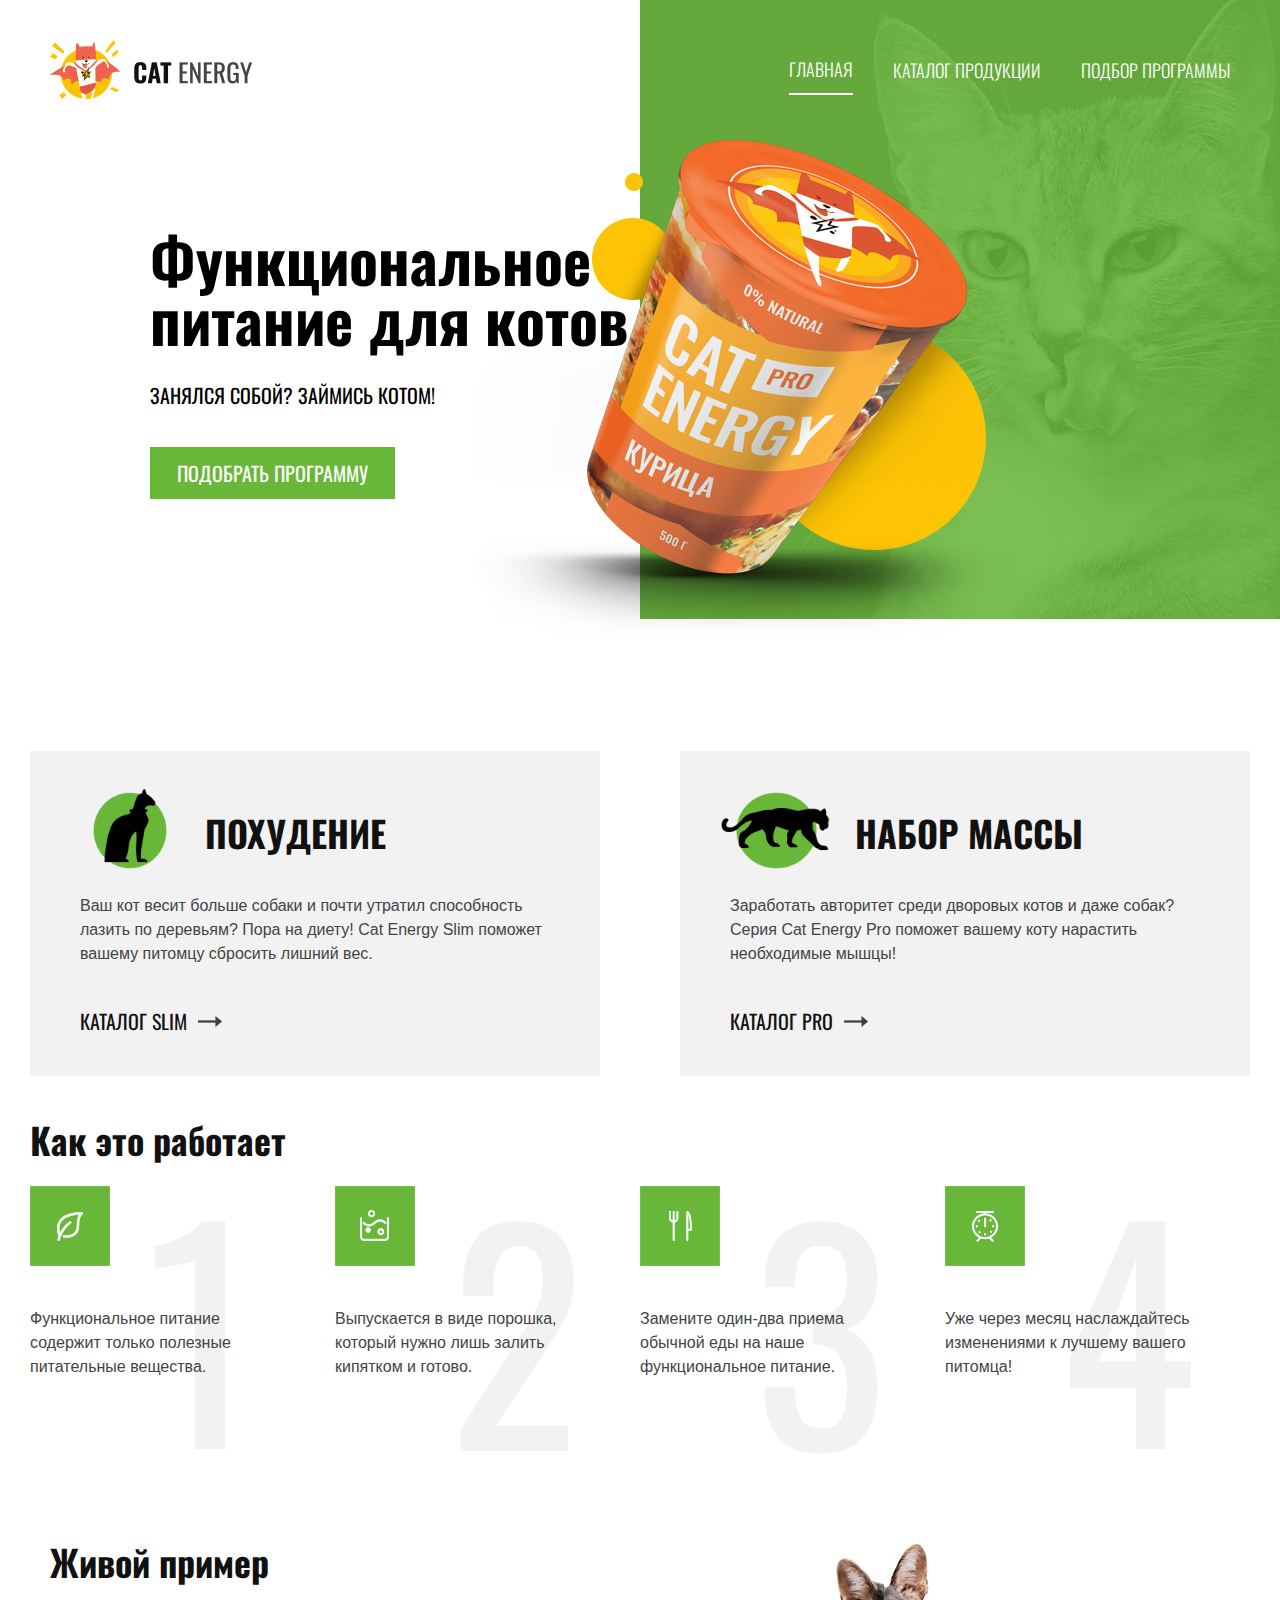
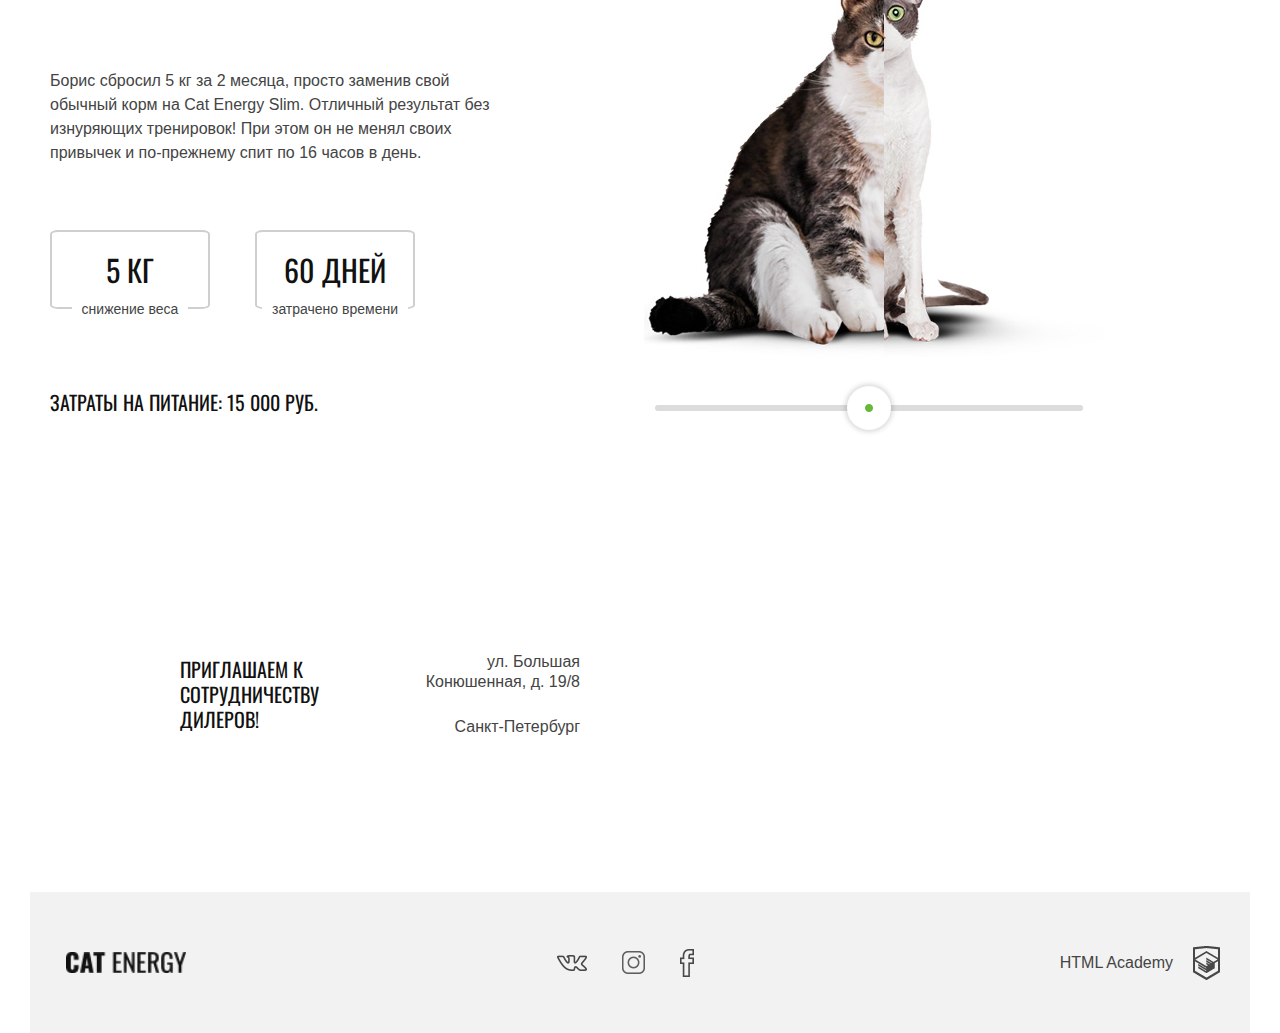
<file: index.html>
<!DOCTYPE html>
<html>
  <head>
    <meta charset="utf-8">
    <meta name="viewport" content="width=device-width, initial-scale=1">
    <title>Cat Energy</title>
    <link href="style.css" rel="stylesheet">
    <link href="https://fonts.googleapis.com/css?family=Oswald&display=swap" rel="stylesheet">
  </head>
  <body>
   <div class="popup-gag">
     <div class="popup-gag__content">
      <p class="popup-gag__text">В разработке...</p>
       <img class="popup-gag__img" src="img/popupCat.gif" alt="">
     </div>
     <button class="popup-gag__close">X</button>
   </div>
    <head class="page-header">
      <div class="wrapper">
        <section class="top-header  top-header__inner">
          <img class="top-header__main-logo  top-header__main-logo--mobile" src="img/mainLogoMobile.png">
          <img class="main-logo__text  main-logo__text--mobile" src="img/mainLogoMobileText.png" alt="Cat Energy">
          <img class="main-logo__image  top-header__main-logo--tablet" src="img/mainLogoTablet.png" alt="Cat Energy">
          <img class="main-logo__image  top-header__main-logo--desktop" src="img/mainLogoWideScreen.png" alt="Cat Energy">
          <button class="top-header__button">
            <span></span>
          </button>
          <nav class="main-nav  main-nav--wide-screen main-nav--desktop">
            <ul class="main-nav__list">
              <li class="main-nav__item  main-nav__item--active"><a href="#">Главная</a></li>
              <li class="main-nav__item"><a href="#">Каталог продукции</a></li>
              <li class="main-nav__item"><a href="#">Подбор программы</a></li>
            </ul>
            </nav>
          </section>
          <ul class="main-nav__list  main-nav--mobile hidden">
            <li class="main-nav__item"><a href="#">Главная</a></li>
            <li class="main-nav__item"><a href="#">Каталог продукции</a></li>
            <li class="main-nav__item main-nav__item--mobile-last-item"><a href="#">Подбор программы</a></li>
          </ul>
          <section class="page-banner">
            <h2 class="page-banner__title">Функциональное<br> питание для котов</h2>
            <p class="page-banner__text">Занялся собой? Займись котом!</p>
            <img class="page-banner__image" src="img/indexCan.png" alt="Баночка Cat Energy">
            <button class="page-banner__button  popup-activator"><span>Подобрать программу</span></button>
        </section>
      </div>
    </head>
    <main class="page-main">
      <div class="wrapper">
        <section class="catalog catalog__inner">
          <ul class="catalog__list">
            <li class="catalog-item catalog-item-1">
              <h3 class="catalog-item__title">Похудение</h3>
              <p class="catalog-item__description">Ваш кот весит больше собаки и почти утратил способность лазить по деревьям? Пора на диету! Cat Energy Slim поможет вашему питомцу сбросить лишний вес.</p>
              <a class="catalog-item__link  popup-activator" href="#">Каталог Slim</a>
            </li>
            <li class="catalog-item catalog-item-2">
              <h3 class="catalog-item__title">Набор массы</h3>
              <p class="catalog-item__description">Заработать авторитет среди дворовых котов и даже собак? Серия Cat Energy Pro поможет вашему коту нарастить необходимые мышцы!</p>
              <a class="catalog-item__link  popup-activator" href="#">Каталог pro</a>
            </li>
          </ul>
        </section>
        <section class="how-it-work">
          <h2 class="how-it-work__title">Как это работает</h2>
          <ul class="how-it-work__list">
            <li class="how-it-work__item how-it-work__item-1">
              <p class="how-it-work__description">Функциональное питание содержит только полезные питательные вещества.</p>
            </li>
            <li class="how-it-work__item how-it-work__item-2">
              <p class="how-it-work__description">Выпускается в виде порошка, который нужно лишь залить кипятком и готово.</p>
            </li>
            <li class="how-it-work__item how-it-work__item-3">
              <p class="how-it-work__description">Замените один-два приема обычной еды на наше функциональное питание.</p>
            </li>
            <li class="how-it-work__item how-it-work__item-4">
              <p class="how-it-work__description">Уже через месяц наслаждайтесь изменениями к лучшему вашего питомца!</p>
            </li>
          </ul>
        </section>
        <section class="living-example">
          <h2 class="living-example__title">Живой пример</h2>
          <div class="living-example__wrapper-desktop">
            <div class="living-example__inner-desktop living-example__inner-desktop--left">
              <p class="living-example__description">Борис сбросил 5 кг за 2 месяца, просто заменив свой обычный корм на Cat Energy Slim. Отличный результат без изнуряющих тренировок! При этом он не менял своих привычек и по-прежнему спит по 16 часов в день. </p>
              <div class="living-example__inner">
                <div class="living-example__options">
                  <div class="living-example__result  living-example__result-1">
                    <p class="living-example__result-title">5 кг</p>
                    <p class="living-example__result-caption">Снижение веса</p>
                  </div>
                  <div class="living-example__result  living-example__result-2">
                    <p class="living-example__result-title">60 дней</p>
                    <p class="living-example__result-caption">Затрачено времени</p>
                  </div>
                </div>
                <div class="living-example__costs">
                  <p>Затраты на питание: <span>15 000 руб.</span></p>
                </div>
              </div>
            </div>
            <div class="living-example__inner-desktop living-example__inner-desktop--right">
              <div class="living-example__img-сontainer living-example__img-сontainer--mobile living-example__img-сontainer--tablet">
                <div class="living-example__img living-example__img-before">
                  <img src="img/beforeMobileTablet.png" alt="Толстый кот">
                </div>
                <div class="living-example__img   living-example__img-after living-example__img--hidden">
                  <img src="img/afterMobileTablet.png" alt="Худой кот">
                </div>
                <div class="living-example-switch">
                  <span>Было</span>
                  <input type="checkbox" id="cat-switch"/>
                  <div class="living-example-switch__state">
                    <label></label>
                  </div>
                  <span>Стало</span>
                </div>
              </div>

               <div class="container">
                  <div class="photo left" ></div>
                  <div class="photo right"></div>
                  <div class="slider-container">
                    <span class="slider"></span>
                  </div>
                </div>
            </div>
          </div>
        </section>
      </div>
    </main>
    <footer class="page-footer">
      <div class="wrapper">
        <section class="">
          <div class="invitation  invitation--mobile-tablet">
            <p class="invitation__text">Приглашаем к сотрудничеству дилеров!</p>
            <p class="invitation__address">ул. Большая Конюшенная, д. 19/8 <span>Санкт-Петербург</span></p>
          </div>
          <div class="footer-map">
            <div class="invitation invitation--desktop">
              <p class="invitation__text">Приглашаем к сотрудничеству дилеров!</p>
              <p class="invitation__address">ул. Большая Конюшенная, д. 19/8 <span>Санкт-Петербург</span></p>
            </div>
            <iframe src="https://yandex.ru/map-widget/v1/?um=constructor%3A143430e0162cbaa151ff46e8da5c049be09b71966dbc8f8413a65df3d2f7ef77&amp;source=constructor" width="100%" height="400" frameborder="0"></iframe>
          </div>
        </section>
        <div class="footer__inner">
          <div class="footer-logo">
            <img class="footer-logo__text" src="img/mainLogoMobileText.png" alt="Cat Energy">
          </div>
          <section class="footer-social">
            <ul class="social__list">
              <li class="social__item social__item-vk"><a href="#vk"><img src="img/vkLogo.png"></a></li>
              <li class="social__item social__item-inst"><a href="#inst"><img src="img/instaLogo.png"></a></li>
              <li class="social__item social__item-fb"><a href="#fb"><img src="img/fbLogo.png"></a></li>
            </ul>
          </section>
          <a href="https://htmlacademy.ru/" class="footer-copyright"  target="_blank">
            <p class="footer-copyright__text">HTML Academy</p>
            <img class="footer-copyright__logo" src="img/HTMLAcademyLogo.png" alt="Лого HTML Academy">
          </a>
        </div>
      </div>
    </footer>
    <script src="script.js"></script>
  </body>
</html>
</file>
<file: style.css>
html {
  max-width: 1440px;
}
body {
  padding: 0;
  margin: 0;
}

h1, h2, h3 {
  margin: 0;
  padding: 0;
}

a {
  margin: 0;
  padding: 0;
  list-style: none;
  border: none;
  text-decoration: none;
}

ul, li {
  margin: 0;
  padding: 0;
  list-style: none;
}

img {
  margin: 0;
  padding: 0;
}

button {
  list-style: none;
  border: none;
  outline: none;
}

.hidden {
  display: none !important;
}

.wrapper {
  min-width: 320px; 
  margin: 0 auto;
}
.popup-gag {
  display: none;
  position: fixed;
  width: 100%;
  height: 100%;
  background-color: rgba(0, 0, 0, 0.8);
  z-index: 1000;
}

.popup-gag__content {
  width: 320px;
  min-height: 280px;
  margin: 15vh auto;
  padding-top: 1px;
  background-color: rgba(2, 2, 2, 0.8);
}

.popup-gag__img {
  width: 100%;
}

.popup-gag__text {
  text-align: center;
  font-family: 'Oswald', 'Arial', sans-serif;
  font-size: 16px;
  line-height: 28px;
  color: #ffffff;
}

.popup-gag__close {
  position: absolute;
  top: 10px;
  right: 10px;
  background-color: transparent;
  font-size: 2.5em;
  font-weight: 900;
  color: #ffffff;
  opacity: 0.7;
  cursor: pointer;
  transition-duration: 0.3s;
}

.popup-gag__close:hover {
  opacity: 0.3;
}

.popup-gag__close:active {
  opacity: 0.9;
}

@media (min-width: 768px){
  .wrapper {
    width: 768px; 
  }
}

@media (min-width: 1220px){
  html {
    margin: 0 auto;
    max-width: 1440px;
  }
  
  body {
    margin: 0 auto;
    padding: 0;
  }
  
  .wrapper {
    min-width: 1220px; 
  }
}

/*Стилизация блока top-header*/
/*Мобильная версия*/
.top-header__main-logo--tablet {
  display: none;
  margin-top: -5px;
}

.top-header__main-logo--desktop {
  display: none;
}

.top-header__inner {
  display: flex;
  justify-content: space-between;
  align-items: center;
  width: 100%;
  padding: 15px 20px;
  box-sizing: border-box;
}


.top-header__button {
  position: relative;
  width: 26px;
  height: 20px;
  background-color: transparent;
}

.top-header__button span {
  position: absolute;
  top: 8px;
  left: 0;
  width: 100%;
  height: 4px;
  background-color: #000000;
}

.top-header__button span::before,
.top-header__button span::after {
  position: absolute;
  display: block;
  left: 0;
  width: 100%;
  height: 4px;
  background-color: #000000;
  transition-duration: 0.1s, 0.1s;
  transition-delay: 0.1s, 0s;
  content: "";
}

.top-header__button span::before {
  top: -10px;
  transition-property: top, transform;
}

.top-header__button span::after {
  bottom: -10px;
  transition-property: bottom, transform;
}

.top-header__button.active span {
  background: none;
}
 
.top-header__button.active span::before {
  top: 0;
  transform: rotate(45deg);
}
 
.top-header__button.active span::after {
  bottom: 0;
  transform: rotate(-45deg);
}
 
.top-header__button.active span::before,
.top-header__button.active span::after {
  transition-delay: 0s, 0.1s;
}

.main-nav--wide-screen {
  display: none;
}

.main-nav--mobile {
  display: flex;
  flex-direction: column;
  align-items: center;
  width: 100%;
}

.main-nav--mobile .main-nav__item {
  width: 100%;
  text-align: center;
  padding: 0;
  box-sizing: border-box;
  border-top: 1px solid #e6e6e6;
}

.main-nav__item a {
  font-family: 'Oswald', 'Arial', sans-serif;
  font-size: 20px;
  line-height: 48px;
  text-transform: uppercase;
  color: #000000;
  text-decoration: none;
}

.main-nav__item:hover {
  opacity: 0.6;
}

.main-nav__item:active {
  opacity: 1;
}

.main-nav__item--mobile-last-item {
  border-bottom: 1px solid #e6e6e6;
}


/*Планшетная версия*/

@media (min-width: 768px){
  .top-header__inner {
    padding: 30px 20px;
  }
  .top-header__main-logo--mobile {
    display: none;
  }
  
  .main-logo__text--mobile {
    display: none;
  }
  
  .top-header__main-logo--tablet {
    display: block;
  }
  
  .top-header__main-logo--desktop {
    display: none;
  }
  
  .main-nav__item a {
    font-size: 18px;
    font-weight: 300;
  }
  
  .main-nav__item--active {
    border-bottom: 2px solid #68b738;
  }
  
  .main-nav--mobile {
    display: none;
  }
  
  .main-nav--wide-screen {
    display: block;
  }
  
  .main-nav--wide-screen .main-nav__list {
    display: flex;
    justify-content: space-between;
    align-items: center;
  }
  
  .top-header__button {
    display: none;
  }
  
  .main-nav__item {
    margin-right: 40px;
  }
  
  .main-nav__item:last-child {
    margin-right: 0;
  }
}


/*Десктопная версия*/

@media (min-width: 1220px){
   body {
    background-image: url(img/indexBackgroundDesktop.jpg);
    background-size: 50% auto;
    background-position: top right;
    background-repeat: no-repeat;
  }
  
  .top-header__inner{
    max-width: 1440px;
    padding-top: 40px;  
  }
  
  .top-header__main-logo--mobile {
    display: none;
  }
  
  .main-logo__text--mobile {
    display: none;
  }
  
  .top-header__main-logo--tablet {
    display: none;
  }
  
  .top-header__main-logo--desktop {
    display: block;
  }
  
  .main-nav--mobile {
    display: none;
  }
  
  .main-nav--wide-screen {
    display: block;
  }
  
  .main-nav--wide-screen .main-nav__list {
    display: flex; 
    justify-content: flex-end;
  }
  
  .main-nav__item a {
    color: #ffffff;
  }
  
  .main-nav__item--active {
    border-bottom: 2px solid #ffffff;
  }
  
  .top-header__button {
    display: none;
  }
}


/*Стилизация блока page-banner*/
/*Мобильная версия*/
.page-banner {
  display: flex;
  flex-direction: column;
  align-items: center;
  background-image: url(img/indexBackgroundMobile.jpg);
  background-position: top;
  background-repeat: no-repeat;
}

.page-banner__image {
  width: 300px;
  margin-left: -18px;
}

.page-banner__title {
  margin-top: 28px;
  margin-bottom: 16px;
  text-align: center;
  font-family: 'Oswald', 'Arial', sans-serif;
  font-size: 36px;
  line-height: 36px;
  color: #ffffff;
}

.page-banner__text {
  margin-bottom: 24px;
  font-family: 'Oswald', 'Arial', sans-serif;
  font-size: 14px;
  text-transform: uppercase;
  line-height: 14px;
  color: #ffffff;
}

.footer-map {
  width: 100%;
  overflow: hidden;
}

.page-banner__button {
  width: 100%;
  height: 40px;
  border-left: 20px;
  border-right: 20px;
  border-color: #ffffff;
  border-style: solid;
  font-family: 'Oswald', 'Arial', sans-serif;
  font-size: 14px;
  text-transform: uppercase;
  color: #ffffff;
  background-color: #68b738;
  cursor: pointer;
  -webkit-tap-highlight-color: transparent;
}

.page-banner__button:hover,
.page-banner__button:focus {
  background-color: #5eaa2f;
}

.page-banner__button:active {
  color: #92c37a;
}


/*Планшетная версия*/

@media (min-width: 768px){
  .page-banner {
    overflow: hidden;
    align-items: flex-start;
    background-image: none;
  }
  
  .page-banner__title {
    margin-left: 105px;
    text-align: left;
    font-size: 60px;
    line-height: 60px;
    color: #000000;
  }

  .page-banner__text {
    margin-bottom: 42px;
    margin-left: 105px;
    font-size: 20px;
    line-height: 20px;
    color: #000000;
  }
  
  .page-banner__image {
    width: 680px;
    margin-top: -70px;
    margin-left: 60px;
    order: 1;
    z-index: -1;
  }
  
  .page-banner__button {
    width: 245px;
    height: 52px;
    margin-left: 105px;
    border: none;
    font-size: 20px;
  }
}

/*Десктопная версия*/
@media (min-width: 1220px){
  .page-banner {
    min-height: 600px;
    position: relative;
    align-items: flex-start;
    background-image: none;
    overflow: hidden;
  }
  
  .page-banner__title {
    margin-top: 100px;
    margin-left: 120px;
    text-align: left;
    font-size: 60px;
    line-height: 60px;
    color: #000000;
  }

  .page-banner__text {
    margin-bottom: 42px;
    margin-left: 120px;
    font-size: 20px;
    line-height: 20px;
    color: #000000;
  }
  
  .page-banner__button {
    width: 245px;
    height: 52px;
    margin-left: 120px;
    font-size: 20px;
  }
  
  .page-banner__image {
    position: absolute;
    right: 220px;
    top: 80px;
    width: 552px;
    z-index: -1;
  }
}


/*Стилизация блока catalog */
/*Мобильная версия */
.catalog__inner {
  display: flex;
  width: 100%;
  margin-top: 10px;
  padding: 12px 20px;
  box-sizing: border-box;
}

.catalog-item {
  margin-bottom: 20px;
  padding-top: 35px;
  padding-bottom: 20px;
  padding-left: 20px;
  padding-right: 20px;
  background-color: #f2f2f2;
}

.catalog-item-1 {
  background-image: url(img/catalogItem1.png);
  background-size: 50px 50px;
  background-position: 20px 28px;
  background-repeat: no-repeat;
}

.catalog-item-2 {
  background-image: url(img/catalogItem2.png);
  background-size: 64px 50px;
  background-position: 12px 30px;
  background-repeat: no-repeat;
}

.catalog-item__title {
  margin-left: 70px;
  margin-bottom: 35px;
  font-family: 'Oswald', 'Arial', sans-serif;
  font-size: 24px;
  text-transform: uppercase;
  color: #111111; 
}

.catalog-item__description {
  margin: 0;
  margin-bottom: 20px;
  padding-bottom: 20px;
  font-family: 'Arial', sans-serif;
  font-size: 14px;
  line-height: 18px;
  color: #444444; 
  border-bottom: 1px solid #d9d9d9;
}

.catalog-item__link {
  display: flex;
  align-items: center;
  font-family: 'Oswald', 'Arial', sans-serif;
  font-size: 16px;
  text-transform: uppercase;
  text-decoration: none;
  color: #111111; 
}

.catalog-item__link:hover, .catalog-item__link:focus {
  text-decoration: underline;
}

.catalog-item__link:active {
  opacity: 0.7;
}

.catalog-item__link::after {
  display: block;
  width: 35px;
  height: 11px;
  background-image: url(img/rightArrow.png);
  background-position: right;
  background-repeat: no-repeat;
  content: "";
}


/*Версия для планшета*/
@media (min-width: 768px){
  .catalog-item {
    width: 728px;
    margin-bottom: 25px;
    padding-top: 55px;
    padding-bottom: 40px;
    padding-left: 50px;
    padding-right: 50px;
    box-sizing: border-box;
  }
  
  .catalog-item-1 {
    background-image: url(img/catalogItem1.png);
    background-size: 220px 220px;
    background-position: 440px 58px;
    background-repeat: no-repeat;
  }

  .catalog-item-2 {
    background-image: url(img/catalogItem2.png);
    background-size: 264px 200px;
    background-position: 420px 58px;
    background-repeat: no-repeat;
  }

  .catalog-item__title {
    margin-left: 0;
    margin-bottom: 20px;
    font-size: 36px;
  }
  
  .catalog-item__description {
    width: 340px;
    font-size: 16px;
    line-height: 24px;
    border-bottom: none;
  }
  
  .catalog-item__link {
    font-size: 20px;
  }
}


/*Десктопная версия*/
@media (min-width: 1220px){
  .catalog__inner {
    display: flex;
    margin-top: 10px;
    padding: 12px 0px;
    box-sizing: border-box;
  }
  
  .catalog__list {
    display: flex;
    justify-content: space-between;
    align-items: baseline;
    width: 100%;
  }
  
    
  .catalog-item-1 {
    margin-right: 80px;
    background-image: url(img/catalogItem1.png);
    background-size: 80px 80px;
    background-position: 60px 38px;
    background-repeat: no-repeat;
  }

  .catalog-item-2 {
    background-image: url(img/catalogItem2.png);
    background-size: 110px 80px;
    background-position: 40px 38px;
    background-repeat: no-repeat;
  }
  
  .catalog-item__title {
    margin-left: 125px;
    margin-bottom: 35px;
  }
  
  .catalog-item__description {
    width: 100%;
  }
}


/*Стилизация блока how-it-work*/
/*Мобильная версия*/
.how-it-work {
  padding-left: 20px;
  padding-right: 20px;
}

.how-it-work__title {
  margin-bottom: 20px;
  font-family: 'Oswald', 'Arial', sans-serif;
  font-size: 36px;
  color: #111111; 
}

.how-it-work__description {
  max-width: 500px;
  font-family: 'Arial', sans-serif;
  font-size: 14px;
  line-height: 18px;
  color: #444444;
}

.how-it-work__item {
  margin: 0;
  padding-top: 5px;
  padding-bottom: 5px;
  padding-left: 80px;
  background-size: 60px 60px;
  background-position: center left;
  background-repeat: no-repeat;
}

.how-it-work__item-1 {
  background-image: url(img/howItWorkItem1.png);
}

.how-it-work__item-2 {
  background-image: url(img/howItWorkItem2.png);
}

.how-it-work__item-3 {
  background-image: url(img/howItWorkItem3.png);
}

.how-it-work__item-4 {
  background-image: url(img/howItWorkItem4.png);
}


/*Версия для планшета*/
@media (min-width: 768px) {
  .how-it-work__list {
    display: flex;
    justify-content: space-between;
    flex-wrap: wrap;
  }
  
  .how-it-work__description {
    max-width: 250px;
    font-size: 16px;
    line-height: 24px;
  }
  
  .how-it-work__item {
    width: 354px;
    min-height: 275px;
    margin: 0;
    padding-top: 105px;
    padding-bottom: 90px;
    padding-left: 0;
    box-sizing: border-box;
    background-size: 80px 80px;
    
  }
  
  .how-it-work__item-1 {
    background: url(img/howItWorkItem1.png) top left no-repeat,
                url(img/howItWorkItemNumber1.png) 125px 35px no-repeat;
  }
  
  .how-it-work__item-2 {
    background: url(img/howItWorkItem2.png) top left no-repeat,
                url(img/howItWorkItemNumber2.png) 125px 35px no-repeat;
  }
  
  .how-it-work__item-3 {
    background: url(img/howItWorkItem3.png) top left no-repeat,
                url(img/howItWorkItemNumber3.png) 125px 35px no-repeat;
  }
  
  .how-it-work__item-4 {
    background: url(img/howItWorkItem4.png) top left no-repeat,
                url(img/howItWorkItemNumber4.png) 125px 35px no-repeat;
  }
}


/*Десктопная версия*/
@media (min-width: 1220px){
  .how-it-work {
    padding: 0;
  }
  
  .how-it-work__list {
    flex-wrap: nowrap;
  }
  
  how-it-work__item {
    min-height: 184px;
    margin: 0;
    padding-top: 115px;
    padding-bottom: 90px;
    padding-left: 0;
    box-sizing: border-box;
    
    box-shadow: inset 0 0 0 1px red;
  }
}

.living-example {
  padding-left: 20px;
  padding-right: 20px;
  background-color: #f2f2f2;
}

.living-example__title {
  margin-top: 25px;
  padding: 25px 0;
  font-family: 'Oswald', 'Arial', sans-serif;
  font-size: 36px;
  color: #111111; 
}

.living-example__description {
  margin: 0;
  margin-bottom: 40px;
  font-family: 'Arial', sans-serif;
  font-size: 14px;
  line-height: 18px;
  color: #444444;
}

.living-example__options {
  display: flex;
  justify-content: space-between;
  margin: 0 auto;
  max-width: 350px;
}

.living-example__result-title {
  width: 124px;
  margin: 0;
  padding: 15px 0;
  text-align: center;
  font-family: 'Oswald', 'Arial', sans-serif;
  border: 2px solid #cfcfcf;
  border-radius: 5%;
  font-size: 24px;
  text-transform: uppercase;
  color: #111111; 
  box-sizing: border-box;
}

.living-example__result {
  display: flex;
  flex-direction: column;
  align-items: center;
}

.living-example__costs {
  font-family: 'Oswald', 'Arial', sans-serif;
  font-size: 14px;
  text-align: center;
  text-transform: uppercase;
  color: #111111; 
}

.living-example__result-caption {
  width: 80px;
  margin: 0;
  margin-top: -8px;
  text-align: center;
  background-color: #f2f2f2;
  font-family: 'Arial', sans-serif;
  font-size: 12px;
  text-transform: lowercase;
  color: #444444; 
}

.living-example__img img {
  position: absolute;
  bottom: 10px;
}

.living-example__img-before img {
  width: 311px;
  left: -140px;
}

.living-example__img-after img {
  width: 300px;
  left: -150px;
}

.living-example__img--hidden {
  opacity: 0;
  transition-duration: .8s;
  transition-property: opacity;
}

.living-example-switch input:not([type=checkbox]):not([type=radio]){ 
  display: none;
}

.living-example-switch { 
  position: relative;
  display: flex;
  justify-content: center;
  align-items: center;
  margin: 0 auto;
  margin-top: 20px;
  padding-bottom: 20px;
}


.living-example-switch span {
  font-family: 'Oswald', 'Arial', sans-serif;
  font-size: 16px;
  text-transform: uppercase;
  color: #111111; 
}

.living-example-switch span {
  margin: 0 20px;
  margin-top: -4px;
}

.living-example-switch input {
  position:absolute;
  left: 0;
  top: 0;
  width: 100%;
  height: 20px;
  z-index: 2;
  opacity: 0;
  margin: 0;
  padding: 0;
  cursor: pointer;
}

.living-example-switch__state label {
  display: block;
  width: 100px;
  height: 10px;
}

.living-example-switch__state label:after,
.living-example-switch__state label:before {
  content:''; 
  width: 50px; 
  height: 10px; 
  display: block;
  box-sizing: border-box;
  border-radius: 0; 
  border: 2px solid transparent;
  z-index: 0;
  position:absolute; 
  left: -1px; 
  top: 0;
  background-color: #ffffff; 
}

.living-example-switch__state {
  position: relative;
} 

.living-example-switch__state:before {
  content:''; 
  border:1px solid #111111;
  border-radius: 10px;
  width: 100px;
  box-sizing: unset;
  height: 12px;
  position: absolute;
  top: -2px;
  z-index:0;
  transition:all .5s ease;
}

.living-example-switch__state label:after,
.living-example-switch__state label:before{ 
  transition:all .5s ease;
  border-radius: 10px 10px;
  left:0;
  border-color:transparent;
  -webkit-transform:scale(.8);
  -ms-transform:scale(.8);
  transform: scale(.8);
}

.living-example-switch__state label:after{
  background-color:green;
}

.living-example-switch input:checked~.living-example-switch__state label:before {
  opacity: 0;
}

.living-example-switch input:checked~.living-example-switch__state label:after{
  background-color: green;
  left: 52px;
}

.living-example__img--show {
  display: block;
  opacity: 1;
  transition-duration: .8s;
  transition-property: opacity;
}

.living-example__img-сontainer {
  display: flex;
  flex-direction: column;
  justify-content: flex-end;
  align-items: center;
  height: 320px;
}

.living-example__img {
  position: relative;
}

.container {
  display: none;
}

/*Планшетная версия*/
@media (min-width: 768px) {
  .living-example {
    padding-left: 0;
    padding-right: 0;
    background-color: transparent;
  }

  .living-example__title {
    margin-top: 25px;
    padding: 25px 20px;
    font-family: 'Oswald', 'Arial', sans-serif;
    font-size: 36px;
    color: #111111; 
  }

  .living-example__description {
    padding-left: 20px;
    padding-right: 20px;
    font-size: 16px;
    line-height: 24px;
  }
  
  .living-example__inner {
    display: flex;
    justify-content: space-between;
    padding-left: 20px;
    padding-right: 20px;
  }

  .living-example__options {
    display: flex;
    justify-content: space-between;
    margin: 0;
    max-width: 350px;
  }
  
  .living-example__result-1 {
    margin-right: 45px;
  }
  
  .living-example__result-title {
    width: 160px;
    margin: 0;
    padding: 15px 0;
    font-size: 30px;
  }
  
  .living-example__result-caption {
    width: auto;
    padding: 0 10px;
    font-size: 14px;
    background-color: #ffffff;
  }

  .living-example__costs {
    display: flex;
    justify-content: flex-end;
    width: 175px;
    font-size: 20px;
    text-align: right;
  }
  
  .living-example__img-сontainer {
    height: 680px;
  }
  
  .living-example__img-сontainer--tablet {
    background-image: url(img/livingExampleTabletBg.png);
    background-position: bottom;
    background-repeat: repeat-x;
  }
  
  .living-example__img-before img {
    width: 701px;
    left: -340px;
  }

  .living-example__img-after img {
    width: 675px;
    left: -340px;
  }
  
  .living-example__img img {
    bottom: 0px;
  }
  
  .living-example-switch { 
    padding-bottom: 60px;
  }
}

/*Десктопная версия*/
@media (min-width: 1220px){
  .living-example__img-сontainer--mobile {
    display: none;
  }
  
  .living-example__img-сontainer--tablet {
    display: none;
  }
  
  .living-example__wrapper-desktop {
    display: flex;
    justify-content: space-between;
  }
  
  .living-example__inner-desktop--left {
    width: 40%;
    display: flex;
    flex-direction: column;
    justify-content: center;
  }
  
  .living-example__inner-desktop--right {
    width: 60%;
  }
  
  .living-example__description {
    margin-bottom: 65px;
  }
  
  .living-example__costs {
    display: block;
    width: auto;
    margin-top: 50px;
  }
  
   .living-example__inner {
    display: flex;
    flex-direction: column;
    justify-content: center;
    align-items: flex-start;
    padding-left: 20px;
    padding-right: 20px;
  }
  
  .living-example-switch span {
    margin: 0;
  }
  
  .container {
    margin: 0 auto;
    display: flex;
    flex-direction: column;
    justify-content: flex-end;
    position: relative;
    width: 480px;
    height: 480px;
  }
  
  .photo {
    position: absolute;
    top: -70px;
    left: 0;
    width: 504px;
    height: 414px;
  }
  
  .slider-container {
    position: relative;
    display: flex;
    justify-content: center;
    width: 450px;
    min-height: 70px;
    margin-bottom: 50px;
    background-image: url(img/beforeAfterScale.png);
    background-position: center;
    background-repeat: no-repeat;
  }

  .slider {
    position: absolute;
    width: 42px;
    height: 42px;
    background-color: #ffffff;
    background-image: url(img/sliderControl.png);
    background-position: center;
    background-repeat: no-repeat;
    border: 1px solid transparent;
    border-radius: 50%;
    overflow: hidden;
    top: 35px;
    left: 50%;
    transform: translate(-50%, -50%);
    box-shadow: 0 0 5px 2px rgba(0, 0, 0, 0.15);
  }

  .left {
    width: 50%;
    z-index: 2;
    background-image: url(img/beforeWideScreen.png);
    background-size: cover;
  }

  .right {
    left: -30px;
    background-image: url(img/afterWideScreen.png);
    background-size: cover;
  }
}

.invitation {
  display: flex;
  justify-content: space-between;
  align-items: center;
  padding: 0 20px;
}

.invitation--desktop {
  display: none;
}

.invitation__text {
  margin-right: 20px;
  font-family: 'Oswald', 'Arial', sans-serif;
  font-size: 16px;
  text-transform: uppercase;
  color: #111111; 
}

.invitation__address {
  font-family: 'Arial', sans-serif;
  font-size: 14px;
  line-height: 18px;
  color: #444444;
}

@media (min-width: 768px) {
  .invitation {
    margin: 55px 0;
    justify-content: space-between;
    padding: 0 70px;
  }
  
  .invitation__text {
    width: 160px;
    margin: 0;
    font-size: 20px;
    line-height: 25px;
  }
  
  .invitation__address {
    text-align: right;
    width: 160px;
    font-size: 16px;
    line-height: 20px;
  }
  
  .invitation__address span {
    display: block;
    padding-top: 25px;
  }
}

/*Десктопная версия*/
@media (min-width: 1220px) {
  .invitation--mobile-tablet {
    display: none;
  }
  
  .footer-map {
    position: relative;
  }
  
  .invitation--desktop {
    display: flex;
    padding: 50px;
    position: absolute;
    top: 38px;
    left: 100px;
    background-color: #ffffff;
  }
  
  .invitation__text {
    margin-right: 80px;
  }
}

.footer-logo {
  display: flex;
  justify-content: center;
  width: 100%;
  box-sizing: border-box;
  border-bottom: 1px solid #d9d9d9;
}

.footer-logo__text {
  width: 120px;
  padding: 30px 0;
}

.footer__inner {
  margin-top: -5px;
  padding: 0 20px;
  background-color: #f2f2f2;
}

.footer-social {
  display: flex;
  justify-content: center;
  align-items: center;
  min-height: 30px;
  border-bottom: 1px solid #d9d9d9;
}

.footer-copyright {
  display: flex;
  justify-content: space-between;
  align-items: center;
}

.footer-copyright:hover {
  opacity: 0.6;
}

.footer-copyright:active {
  opacity: 0.9;
}

.footer-copyright__logo {
  width: 27px;
  height: 34px;
  opacity: 0.7;
}

.footer-copyright__text {
  margin: 28px 0;
  font-family: 'Arial', sans-serif;
  font-size: 16px;
  color: #444444;
}

.social__item {
  margin: 22px 0;
  margin-right: 35px;
  opacity: 0.7;
  cursor: pointer;
}

.social__item:hover {
  opacity: 0.5;
}

.social__item:active {
  opacity: 0.9;
}

.social__item a {
  margin: 0;
}

.social__item:last-child {
  margin: 0;
}

.social__item a {
  display: flex;
  align-items: center;
}

.social__list {
  display: flex;
  justify-content: center;
  align-items: center;
}

.social__item-inst img {
  width: 16px;
}

.social__item-vk img {
  width: 22px;
}

.social__item-fb img {
  width: 10px;
}


@media (min-width: 768px) {
  .footer__inner {
    display: flex;
    justify-content: space-between;
    align-items: center;
    padding: 30px 30px;
  }
  
  .footer-logo {
    display: flex;
    justify-content: center;
    width: 132px;
    border-bottom: none;
  }
  
  .footer-social {
    border-bottom: none;
  }
  
  .social__item-inst img {
    width: 23px;
  }

  .social__item-vk img {
    width: 30px;
  }

  .social__item-fb img {
    width: 14px;
  }
  
  .footer-copyright__text {
    margin-right: 20px;
  }
}
</file>
